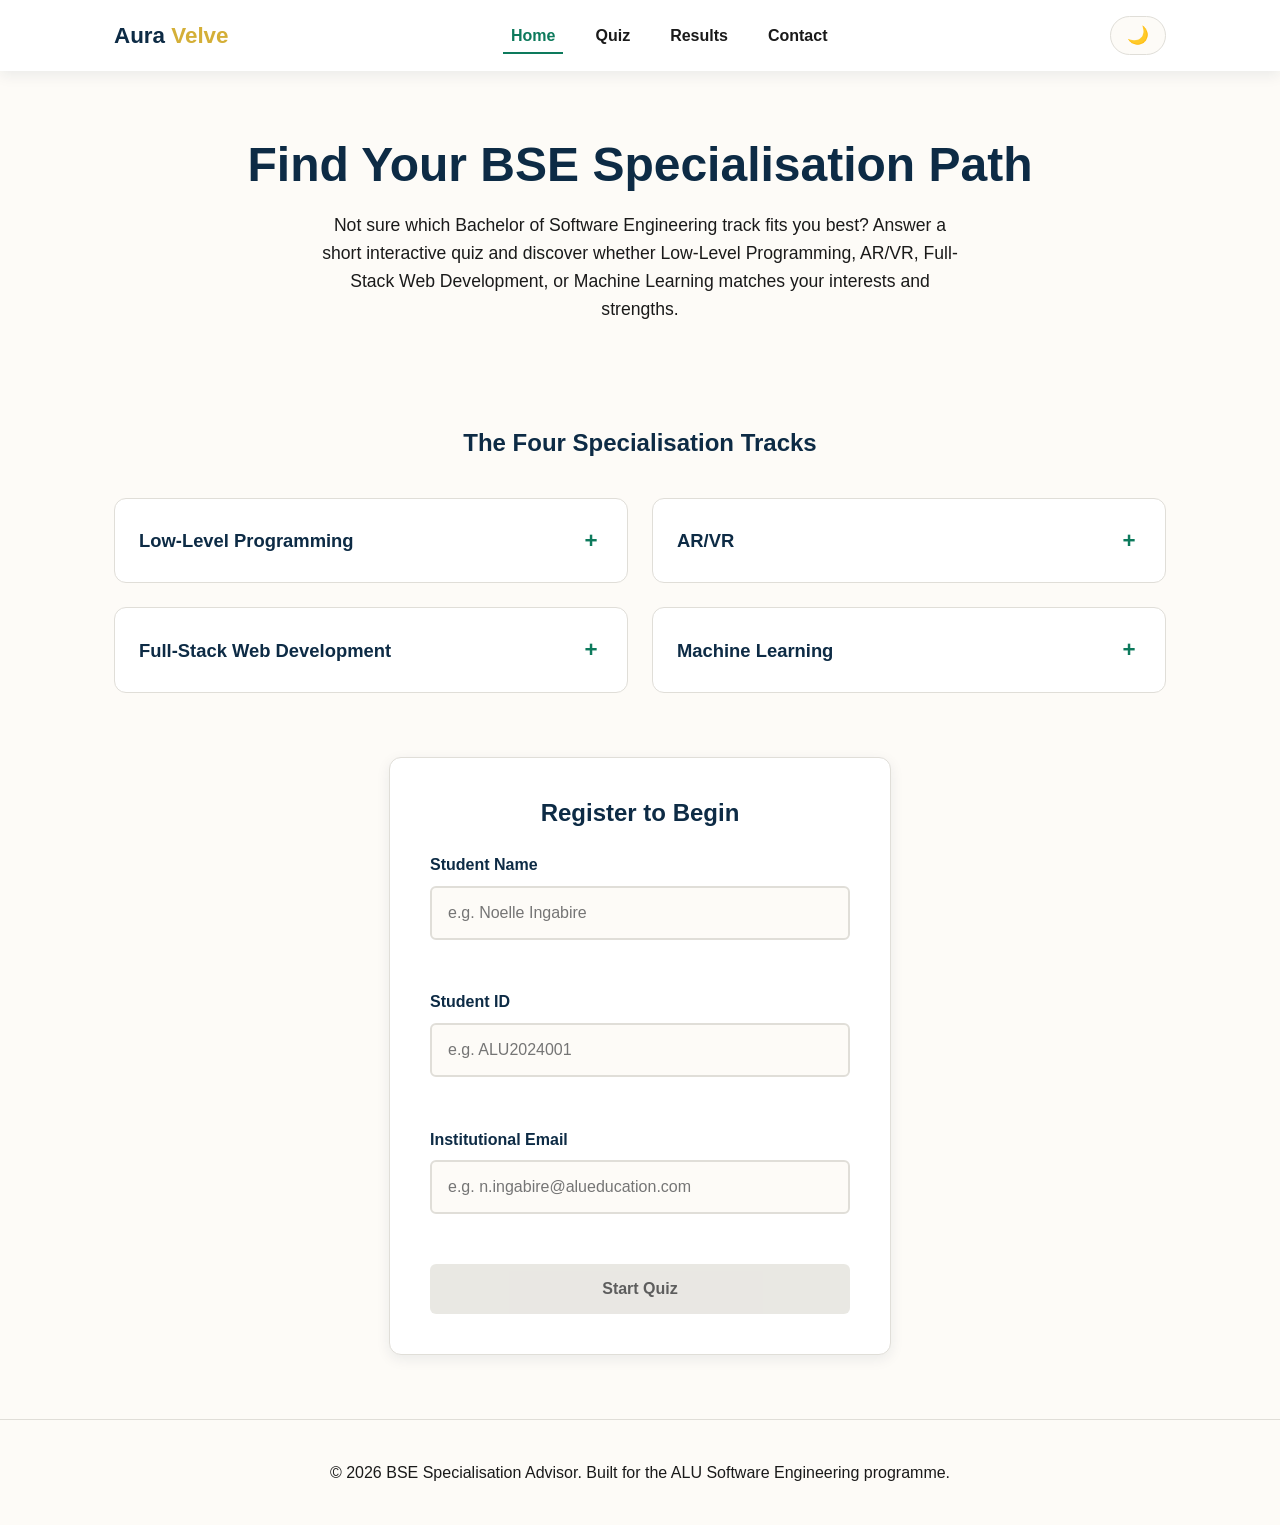
<file: index.html>
<!DOCTYPE html>
<html lang="en">
<head>
  <meta charset="UTF-8">
  <meta name="viewport" content="width=device-width, initial-scale=1.0">
  <title>BSE Specialisation Advisor - Home</title>
  <!-- Linking our one shared stylesheet -->
  <link rel="stylesheet" href="css/styles.css">
</head>
<body>

  <!-- 
       HEADER & NAVIGATION
       this section contains the header and navigation elements -->

  <header class="site-header">
    <div class="header-inner">
      <div class="site-logo">Aura <span>Velve</span></div>

      <!-- Desktop navigation menu -->
      <nav class="main-nav">
        <ul>
          <li><a href="index.html" class="active">Home</a></li>
          <li><a href="quiz.html">Quiz</a></li>
          <li><a href="results.html">Results</a></li>
          <li><a href="contact.html">Contact</a></li>
        </ul>
      </nav>

      <div style="display:flex; align-items:center; gap:1rem;">
        <!-- Theme toggle button. JS listens for clicks on this -->
        <button id="themeToggleBtn" class="theme-toggle-btn" aria-label="Toggle dark and light theme">
          🌙
        </button>

        <!-- Hamburger button, only visible on small screens -->
        <button id="hamburgerBtn" class="hamburger-btn" aria-label="Open mobile menu">
          <span></span>
          <span></span>
          <span></span>
        </button>
      </div>
    </div>
  </header>

  <!-- Mobile full-screen overlay menu, hidden until hamburger is clicked -->
  <div id="mobileOverlay" class="mobile-overlay">
    <ul>
      <li><a href="index.html">Home</a></li>
      <li><a href="quiz.html">Quiz</a></li>
      <li><a href="results.html">Results</a></li>
      <li><a href="contact.html">Contact</a></li>
    </ul>
  </div>

  <!-- ==========================================
       MAIN PAGE CONTENT
       ========================================== -->
  <main>

    <!-- HERO SECTION: the big welcome message -->
    <section class="hero-section container">
      <h1 class="hero-title">Find Your BSE Specialisation Path</h1>
      <p class="hero-subtitle">
        Not sure which Bachelor of Software Engineering track fits you best?
        Answer a short interactive quiz and discover whether Low-Level Programming,
        AR/VR, Full-Stack Web Development, or Machine Learning matches your
        interests and strengths.
      </p>
    </section>

    <!-- 
         SPECIALISATION OVERVIEW (ACCORDION CARDS)
         this section contains the accordion cards for each specialisation track -->

    <section class="container" style="margin-bottom: var(--space-xl);">
      <h2 style="text-align:center; margin-bottom: var(--space-lg);">The Four Specialisation Tracks</h2>

      <div class="accordion-grid">

        <!-- Card 1: Low-Level Programming -->
        <div class="accordion-card">
          <div class="accordion-header" data-accordion-trigger>
            <h3>Low-Level Programming</h3>
            <span class="accordion-toggle-icon" data-accordion-icon>+</span>
          </div>
          <div class="accordion-details">
            <p>
              This track focuses on how computers work close to the hardware level.
              You will study memory management, operating systems, and languages
              like C and Assembly. It suits students who enjoy solving puzzles about
              performance and efficiency.
            </p>
          </div>
        </div>

        <!-- Card 2: AR/VR -->
        <div class="accordion-card">
          <div class="accordion-header" data-accordion-trigger>
            <h3>AR/VR</h3>
            <span class="accordion-toggle-icon" data-accordion-icon>+</span>
          </div>
          <div class="accordion-details">
            <p>
              Augmented Reality and Virtual Reality combine 3D graphics,
              hardware sensors, and creative design to build immersive
              experiences. This track suits students who enjoy game engines,
              spatial design, and interactive storytelling.
            </p>
          </div>
        </div>

        <!-- Card 3: Full-Stack Web Development -->
        <div class="accordion-card">
          <div class="accordion-header" data-accordion-trigger>
            <h3>Full-Stack Web Development</h3>
            <span class="accordion-toggle-icon" data-accordion-icon>+</span>
          </div>
          <div class="accordion-details">
            <p>
              Full-stack development covers both the front end (what users see)
              and the back end (servers, databases, APIs) of web applications.
              This track suits students who like building complete products
              people can use directly in a browser.
            </p>
          </div>
        </div>

        <!-- Card 4: Machine Learning -->
        <div class="accordion-card">
          <div class="accordion-header" data-accordion-trigger>
            <h3>Machine Learning</h3>
            <span class="accordion-toggle-icon" data-accordion-icon>+</span>
          </div>
          <div class="accordion-details">
            <p>
              Machine Learning focuses on training computer models to recognise
              patterns in data and make predictions. This track suits students
              who enjoy mathematics, statistics, and experimenting with data-driven
              problem solving.
            </p>
          </div>
        </div>

      </div>
    </section>

    <!-- 
         REGISTRATION FORM
         this section contains the registration form for new users -->

    <section class="container" style="max-width: 550px; margin-bottom: var(--space-xl);">
      <div class="card">
        <h2 style="text-align:center; margin-bottom: var(--space-md);">Register to Begin</h2>

        <!-- Registration form for new users -->
        <form id="registrationForm" novalidate>

          <!-- Student Name field: letters and spaces only -->
          <div class="form-group">
            <label for="studentName">Student Name</label>
            <input
              type="text"
              id="studentName"
              name="studentName"
              placeholder="e.g. Noelle Ingabire"
              autocomplete="off"
            >
            <small class="error-message" id="studentNameError"></small>
          </div>

          <!-- Student ID field -->
          <div class="form-group">
            <label for="studentId">Student ID</label>
            <input
              type="text"
              id="studentId"
              name="studentId"
              placeholder="e.g. ALU2024001"
              autocomplete="off"
            >
            <small class="error-message" id="studentIdError"></small>
          </div>

          <!-- Institutional Email field: must end with @alueducation.com -->
          <div class="form-group">
            <label for="studentEmail">Institutional Email</label>
            <input
              type="text"
              id="studentEmail"
              name="studentEmail"
              placeholder="e.g. n.ingabire@alueducation.com"
              autocomplete="off"
            >
            <small class="error-message" id="studentEmailError"></small>
          </div>

          <!-- Start Quiz button -->
          <button type="submit" id="startQuizBtn" class="btn-primary magnetic-btn" style="width:100%;" disabled>
            Start Quiz
          </button>
        </form>
      </div>
    </section>

  </main>

  <!-- 
       FOOTER
       this section contains the footer content for the page -->

  <footer class="site-footer">
    <p>&copy; 2026 BSE Specialisation Advisor. Built for the ALU Software Engineering programme.</p>
  </footer>

  <!-- Back to top floating button, hidden until the user scrolls -->
  <button id="backToTopFab" class="back-to-top-fab" aria-label="Back to top">↑</button>

  <!-- the JavaScript files needed for this page to run.
       "defer" makes sure the HTML loads first before the script runs. -->
       
  <script src="js/main.js" defer></script>     
  <script src="js/validation.js" defer></script>
</body>
</html>
</file>
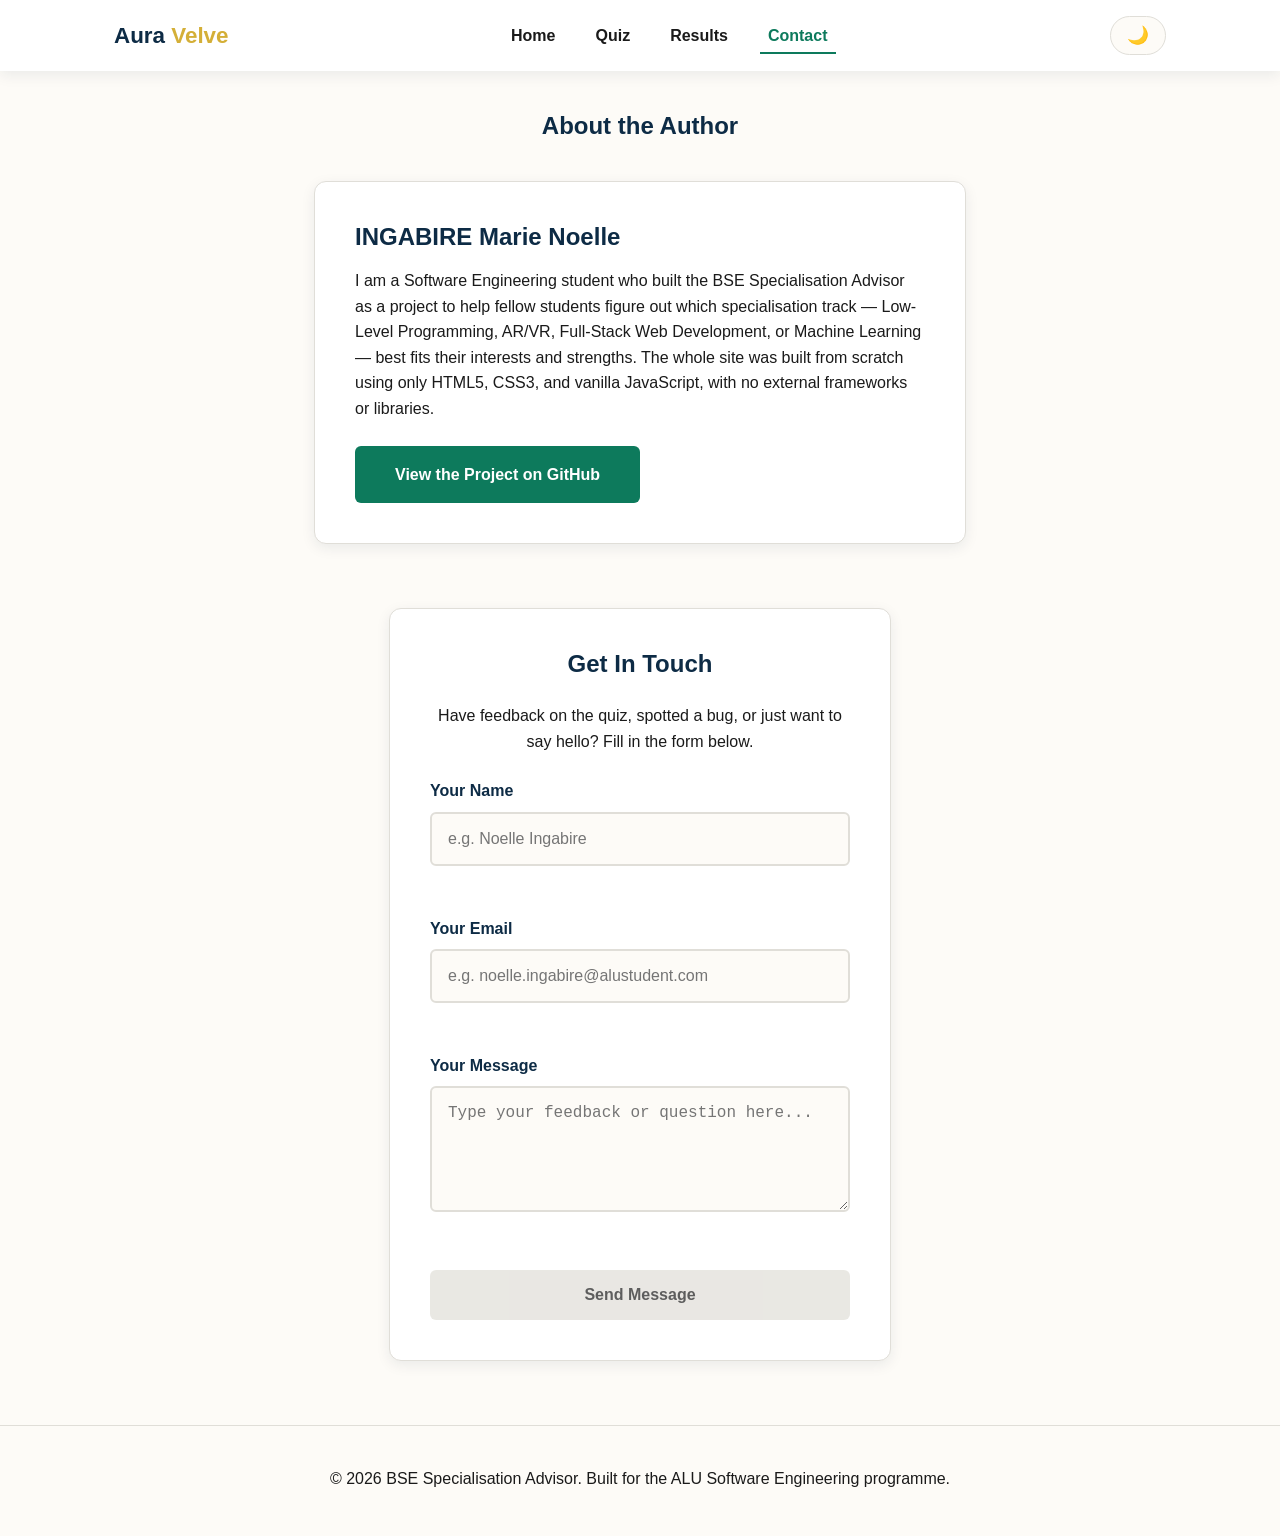
<file: contact.html>
<!DOCTYPE html>
<html lang="en">
<head>
  <meta charset="UTF-8">
  <meta name="viewport" content="width=device-width, initial-scale=1.0">
  <title>BSE Specialisation Advisor - Contact</title>
  <!-- Linking our one shared stylesheet -->
  <link rel="stylesheet" href="css/styles.css">
</head>
<body>

  <!-- 
       HEADER & NAVIGATION
       this section contains the header and navigation menu for the site
       -->

  <header class="site-header">
    <div class="header-inner">
      <div class="site-logo">Aura <span>Velve</span></div>

      <!-- Desktop navigation menu -->
      <nav class="main-nav">
        <ul>
          <li><a href="index.html">Home</a></li>
          <li><a href="quiz.html">Quiz</a></li>
          <li><a href="results.html">Results</a></li>
          <li><a href="contact.html" class="active">Contact</a></li>
        </ul>
      </nav>

      <div style="display:flex; align-items:center; gap:1rem;">
        <!-- Theme toggle button. JS listens for clicks on this -->
        <button id="themeToggleBtn" class="theme-toggle-btn" aria-label="Toggle dark and light theme">
          🌙
        </button>

        <!-- Hamburger button, only visible on small screens -->
        <button id="hamburgerBtn" class="hamburger-btn" aria-label="Open mobile menu">
          <span></span>
          <span></span>
          <span></span>
        </button>
      </div>
    </div>
  </header>

  <!-- Mobile full-screen overlay menu, hidden until hamburger is clicked -->
  <div id="mobileOverlay" class="mobile-overlay">
    <ul>
      <li><a href="index.html">Home</a></li>
      <li><a href="quiz.html">Quiz</a></li>
      <li><a href="results.html">Results</a></li>
      <li><a href="contact.html">Contact</a></li>
    </ul>
  </div>

  <!-- 
       MAIN PAGE CONTENT
       this section contains the main content for the contact page
       -->
  <main>

    <!-- ==========================================
         AUTHOR DETAILS
         A short bio card introducing me and the link to my github repo for the project.
         ========================================== -->
    <section class="container" style="max-width: 700px; padding-top: var(--space-lg);">
      <h1 style="text-align:center; margin-bottom: var(--space-lg);">About the Author</h1>

      <div class="card" style="margin-bottom: var(--space-xl);">
        <h2 style="margin-bottom: var(--space-sm);">INGABIRE Marie Noelle</h2>
        <p style="margin-bottom: var(--space-md);">
          I am a Software Engineering student who built the BSE Specialisation
          Advisor as a project to help fellow students figure out which
          specialisation track &mdash; Low-Level Programming, AR/VR,
          Full-Stack Web Development, or Machine Learning &mdash; best fits
          their interests and strengths. The whole site was built from
          scratch using only HTML5, CSS3, and vanilla JavaScript, with no
          external frameworks or libraries.
        </p>
        <a
          href="https://github.com/Noelle-1220/BSE-Specialisation-Advisor"
          target="_blank"
          rel="noopener noreferrer"
          class="btn-primary magnetic-btn"
          style="display:inline-block; text-decoration:none;"
        >
          View the Project on GitHub
        </a>
      </div>
    </section>

    <!-- 
         INTERACTIVE CONTACT FORM
         this section contains the contact form for users to get in touch
         -->

    <section class="container" style="max-width: 550px; margin-bottom: var(--space-xl);">
      <div class="card">
        <h2 style="text-align:center; margin-bottom: var(--space-md);">Get In Touch</h2>
        <p style="text-align:center; margin-bottom: var(--space-md);">
          Have feedback on the quiz, spotted a bug, or just want to say hello?
          Fill in the form below.
        </p>

        <!-- Success message shown once the form has been
             submitted successfully. -->
        <p id="contactSuccessMessage" class="error-message" style="color: var(--accent-green);" hidden>
          Thanks! Your message has been received.
        </p>

        <!-- We use novalidate so the browser's built-in popups
             do not appear. the JS will handle all validation. -->
        <form id="contactForm" novalidate>

          <!-- Name field: letters and spaces only -->
          <div class="form-group">
            <label for="contactName">Your Name</label>
            <input
              type="text"
              id="contactName"
              name="contactName"
              placeholder="e.g. Noelle Ingabire"
              autocomplete="off"
            >
            <small class="error-message" id="contactNameError"></small>
          </div>

          <!-- Email field -->
          <div class="form-group">
            <label for="contactEmail">Your Email</label>
            <input
              type="text"
              id="contactEmail"
              name="contactEmail"
              placeholder="e.g. noelle.ingabire@alustudent.com"
              autocomplete="off"
            >
            <small class="error-message" id="contactEmailError"></small>
          </div>

          <!-- Message field: a short text area for feedback -->
          <div class="form-group">
            <label for="contactMessage">Your Message</label>
            <textarea
              id="contactMessage"
              name="contactMessage"
              rows="5"
              placeholder="Type your feedback or question here..."
            ></textarea>
            <small class="error-message" id="contactMessageError"></small>
          </div>

          <!-- Send button: disabled by default. JS enables it
               only once every field above is valid. -->
          <button type="submit" id="contactSubmitBtn" class="btn-primary magnetic-btn" style="width:100%;" disabled>
            Send Message
          </button>
        </form>
      </div>
    </section>

  </main>

  <!-- 
       FOOTER
       this section contains the footer content for the page -->
  <footer class="site-footer">
    <p>&copy; 2026 BSE Specialisation Advisor. Built for the ALU Software Engineering programme.</p>
  </footer>

  <!-- Back to top floating button, hidden until the user scrolls -->
  <button id="backToTopFab" class="back-to-top-fab" aria-label="Back to top">↑</button>

  <!-- the JavaScript file needed for this page to run.
       "defer" makes sure the HTML loads first before the script runs.
       -->
  <script src="js/main.js" defer></script>     
  <script src="js/validation.js" defer></script>
</body>
</html>
</file>
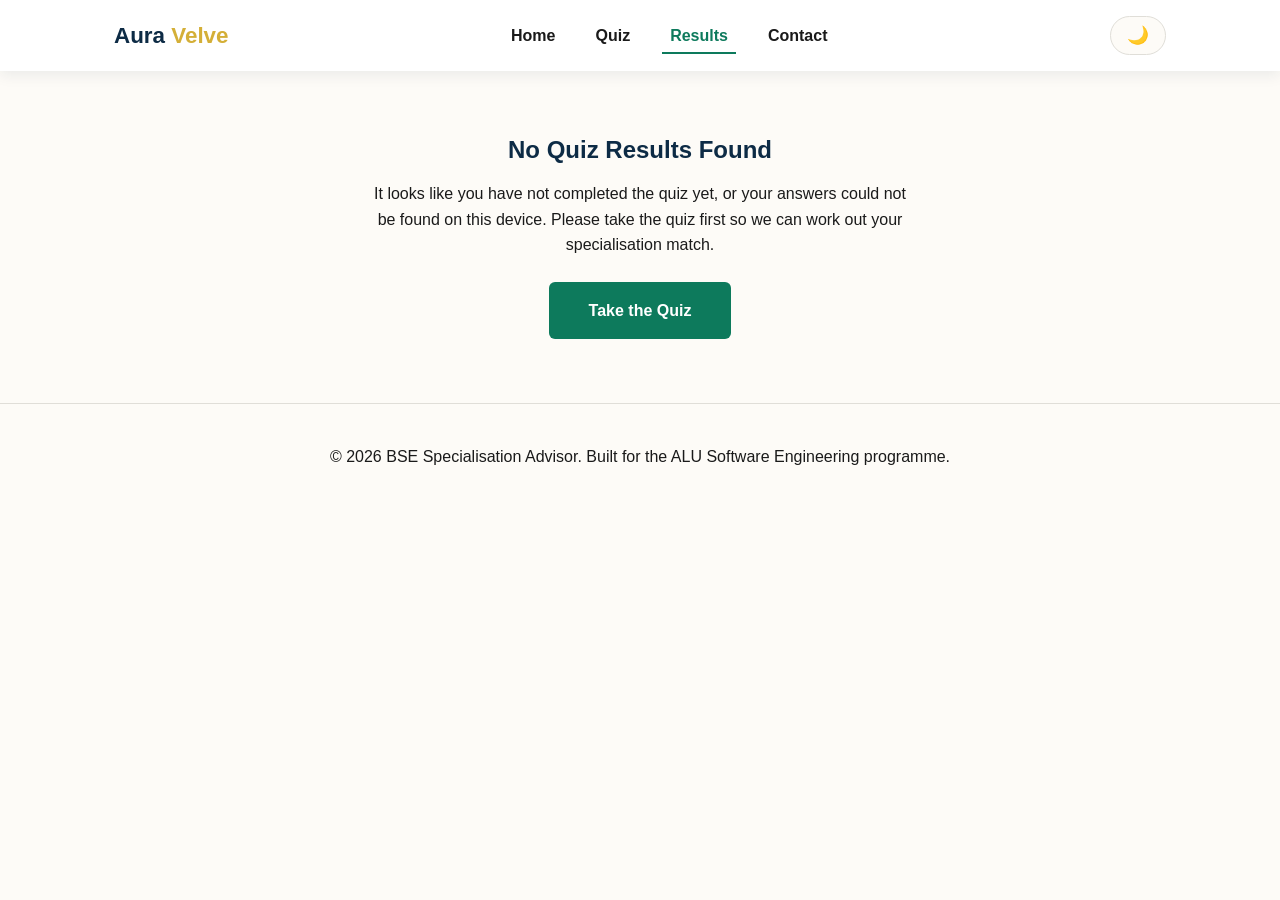
<file: results.html>
<!DOCTYPE html>
<html lang="en">
<head>
  <meta charset="UTF-8">
  <meta name="viewport" content="width=device-width, initial-scale=1.0">
  <title>BSE Specialisation Advisor - Your Results</title>
  <!-- Linking our one shared stylesheet -->
  <link rel="stylesheet" href="css/styles.css">
</head>
<body>

  <!-- 
       HEADER & NAVIGATION
       this section contains the header and navigation for the page -->

  <header class="site-header">
    <div class="header-inner">
      <div class="site-logo">Aura <span>Velve</span></div>

      <!-- Desktop navigation menu -->
      <nav class="main-nav">
        <ul>
          <li><a href="index.html">Home</a></li>
          <li><a href="quiz.html">Quiz</a></li>
          <li><a href="results.html" class="active">Results</a></li>
          <li><a href="contact.html">Contact</a></li>
        </ul>
      </nav>

      <div style="display:flex; align-items:center; gap:1rem;">
        <!-- Theme toggle button. JS listens for clicks on this -->
        <button id="themeToggleBtn" class="theme-toggle-btn" aria-label="Toggle dark and light theme">
          🌙
        </button>

        <!-- Hamburger button, only visible on small screens -->
        <button id="hamburgerBtn" class="hamburger-btn" aria-label="Open mobile menu">
          <span></span>
          <span></span>
          <span></span>
        </button>
      </div>
    </div>
  </header>

  <!-- Mobile full-screen overlay menu, hidden until hamburger is clicked -->
  <div id="mobileOverlay" class="mobile-overlay">
    <ul>
      <li><a href="index.html">Home</a></li>
      <li><a href="quiz.html">Quiz</a></li>
      <li><a href="results.html">Results</a></li>
      <li><a href="contact.html">Contact</a></li>
    </ul>
  </div>

  <!-- 
       MAIN PAGE CONTENT
       this section contains the main content for the page -->

  <main>
    <div id="resultsPageRoot">

      <!-- 
           PRELOADER SCREEN
           Covers the whole page while scoring.js
           "calculates" the result. -->
      <div id="preloaderScreen" class="preloader-screen">
        <div class="preloader-logo">BSE <span>Advisor</span></div>
        <div class="preloader-spinner"></div>
        <p>Calculating your specialisation result&hellip;</p>
      </div>

      <!-- 
           NO RESULTS MESSAGE
           this section is shown when no quiz results are available -->
      <section class="container" id="noResultsMessage" style="max-width:600px; text-align:center; padding-top: var(--space-xl);" hidden>
        <h1 style="margin-bottom: var(--space-sm);">No Quiz Results Found</h1>
        <p>
          It looks like you have not completed the quiz yet, or your
          answers could not be found on this device. Please take the
          quiz first so we can work out your specialisation match.
        </p>
        <a href="quiz.html" class="btn-primary magnetic-btn"
          style="display:inline-block; margin-top: var(--space-md); text-decoration:none;">
          Take the Quiz
        </a>
      </section>

      <!-- 
           RESULTS CONTENT
           this section contains the results content for the page -->
      <section class="container" id="resultsContent" style="max-width:750px; padding-top: var(--space-lg); padding-bottom: var(--space-xl);" hidden>

        <!-- OUTCOME REVEAL -->
        <h1 class="results-outcome-title">Your Best-Fit Specialisation Is</h1>
        <p class="results-outcome-track" id="topTrackName">Loading&hellip;</p>

        <div class="card" style="margin-bottom: var(--space-lg);">
          <h2 style="margin-bottom: var(--space-sm);">What This Means For You</h2>
          <p id="topTrackDescription">Working out your personalised guidance&hellip;</p>
        </div>

        <!-- SCORE BREAKDOWN -->
        <div class="card" style="margin-bottom: var(--space-lg);">
          <h2 style="margin-bottom: var(--space-md);">Score Breakdown</h2>

          <div style="display:flex; justify-content:space-between; padding: var(--space-sm) 0; border-bottom:1px solid var(--color-border);">
            <span>Low-Level Programming</span>
            <span id="scoreLowLevel">0</span>
          </div>
          <div style="display:flex; justify-content:space-between; padding: var(--space-sm) 0; border-bottom:1px solid var(--color-border);">
            <span>AR/VR</span>
            <span id="scoreArVr">0</span>
          </div>
          <div style="display:flex; justify-content:space-between; padding: var(--space-sm) 0; border-bottom:1px solid var(--color-border);">
            <span>Full-Stack Web Development</span>
            <span id="scoreFullStack">0</span>
          </div>
          <div style="display:flex; justify-content:space-between; padding: var(--space-sm) 0;">
            <span>Machine Learning</span>
            <span id="scoreMachineLearning">0</span>
          </div>
        </div>

        <!-- STREAK / SPEED BONUS -->
        <div class="card" style="margin-bottom: var(--space-lg);">
          <h2 style="margin-bottom: var(--space-sm);">Speed &amp; Streak Bonus</h2>
          <p id="streakBonusDisplay">Longest fast-answer streak: 0 question(s) in a row</p>
          <p id="speedBonusDisplay">Bonus points earned from quick answers: 0</p>
        </div>

        <!-- 
             CANVAS GRAPH
             this section contains the canvas element for the results chart -->
        <div class="canvas-chart-wrapper">
          <canvas id="resultsCanvas" width="700" height="400">
            Your browser does not support the canvas element, so the
            results graph cannot be shown here.
          </canvas>
        </div>

        <!-- CALL-TO-ACTION BUTTONS -->
        <div style="display:flex; gap: var(--space-sm); justify-content:center; margin-top: var(--space-lg); flex-wrap: wrap;">
          <a href="quiz.html" class="btn-primary magnetic-btn" style="text-decoration:none;">
            Retake the Quiz
          </a>
          <a href="contact.html" class="btn-primary magnetic-btn" style="text-decoration:none;">
            Contact the Author
          </a>
        </div>

      </section>

    </div>
  </main>

  <!-- 
       FOOTER
       this section contains the footer content for the page -->

  <footer class="site-footer">
    <p>&copy; 2026 BSE Specialisation Advisor. Built for the ALU Software Engineering programme.</p>
  </footer>

  <!-- Back to top floating button, hidden until the user scrolls -->
  <button id="backToTopFab" class="back-to-top-fab" aria-label="Back to top">↑</button>

  <!-- the JavaScript files needed for this page to run.
       "defer" makes sure the HTML loads first before either
       script runs. -->
  <script src="js/main.js" defer></script>     
  <script src="js/scoring.js" defer></script>
  <script src="js/canvas-charts.js" defer></script>
</body>
</html>
</file>
<file: css/styles.css>
/* 
   BSE SPECIALISATION ADVISOR - CSS STYLESHEET
   This file controls the look of every page of the website.
   I split it into section for easier navigation, each section carries comments.
    */

/* 
   1. CSS VARIABLES
   I stored my colors, fonts, and spacing in variables
   so I can only change this section to update the whole site's look.
    */

:root {
  /* Light theme colors (this is the default theme) */
  --bg-main: #FDFBF7;         /* soft cream page background */
  --bg-card: #FFFFFF;         /* pure white card background */
  --text-body: #1A1A1A;       /* dark text for reading */
  --text-heading: #0D2B45;    /* navy color for headings */
  --accent-green: #0D7A5C;    /* green accent for buttons/links */
  --accent-gold: #D4AF37;     /* gold accent for highlights */

  /* Extra colors used across the site */
  --color-success: #0D7A5C;   /* used for valid form fields */
  --color-error: #C0392B;     /* used for invalid form fields */
  --color-border: #E0DED8;    /* light neutral border color */
  --color-overlay: rgba(13, 43, 69, 0.6); /* dark overlay for menus/preloader */

  /* Spacing scale (keeps paddings/margins consistent) */
  --space-xs: 0.5rem;
  --space-sm: 1rem;
  --space-md: 1.5rem;
  --space-lg: 2.5rem;
  --space-xl: 4rem;

  /* Border radius scale */
  --radius-sm: 6px;
  --radius-md: 12px;
  --radius-lg: 20px;

  /* Fonts: one clean font for headings, one for body text */
  --font-heading: 'Segoe UI', Verdana, Arial, sans-serif;
  --font-body: 'Segoe UI', Tahoma, Geneva, sans-serif;

  /* Transition speed used for hover/theme effects */
  --transition-fast: 0.2s ease;
  --transition-medium: 0.4s ease;

  /* Shadow used for card hover glow effect */
  --shadow-glow: 0 0 0 3px rgba(13, 122, 92, 0.25);
  --shadow-card: 0 4px 14px rgba(13, 43, 69, 0.08);
}

/* Dark theme colors. */
body.dark-theme {
  --bg-main: #0B1A14;         /* deep emerald background */
  --bg-card: #162620;         /* surface gray card background */
  --text-body: #FFFFFF;       /* crisp white body text */
  --text-heading: #D4AF37;    /* logo gold headings */
  --accent-green: #0D7A5C;    /* logo green accent (same in both themes) */
  --accent-gold: #D4AF37;     /* gold accent stays the same */
  --color-border: #8EA89E;    /* muted sage border color */
  --shadow-card: 0 4px 14px rgba(0, 0, 0, 0.4);
}

/* 
   2. RESET & BASE STYLES
   This section removes default browser styles and sets a consistent base for the site.
    */

* {
  margin: 0;
  padding: 0;
  box-sizing: border-box;
}

html {
  scroll-behavior: smooth;
}

body {
  font-family: var(--font-body);
  background-color: var(--bg-main);
  color: var(--text-body);
  line-height: 1.6;
  /* Smooth color change when the theme toggle is clicked */
  transition: background-color var(--transition-medium), color var(--transition-medium);
}

h1, h2, h3, h4 {
  font-family: var(--font-heading);
  color: var(--text-heading);
  line-height: 1.25;
  transition: color var(--transition-medium);
}

a {
  color: var(--accent-green);
  text-decoration: none;
}

img {
  max-width: 100%;
  display: block;
}

button {
  font-family: var(--font-body);
  cursor: pointer;
  border: none;
}

ul {
  list-style: none;
}

/* A container class that keeps page content from stretching too wide on large screens. */
.container {
  width: 100%;
  max-width: 1100px;
  margin: 0 auto;
  padding: 0 var(--space-md);
}

/* Focus styles for accessibility(important for grading/accessibility) */
a:focus-visible,
button:focus-visible,
input:focus-visible,
textarea:focus-visible {
  outline: 3px solid var(--accent-gold);
  outline-offset: 2px;
}

/* 
   3. HEADER & NAVIGATION
    this section manages the styling for the site header and navigation */

.site-header {
  position: sticky;
  top: 0;
  z-index: 100;
  background-color: var(--bg-card);
  box-shadow: var(--shadow-card);
}

.header-inner {
  display: flex;
  align-items: center;
  justify-content: space-between;
  padding: var(--space-sm) var(--space-md);
  max-width: 1100px;
  margin: 0 auto;
}

.site-logo {
  font-family: var(--font-heading);
  font-weight: 700;
  font-size: 1.4rem;
  color: var(--text-heading);
}

.site-logo span {
  color: var(--accent-gold);
}

/* Main navigation */
.main-nav ul {
  display: flex;
  gap: var(--space-md);
}

.main-nav a {
  color: var(--text-body);
  font-weight: 600;
  padding: var(--space-xs);
  border-bottom: 2px solid transparent;
  transition: border-color var(--transition-fast), color var(--transition-fast);
}

.main-nav a:hover,
.main-nav a.active {
  color: var(--accent-green);
  border-bottom-color: var(--accent-green);
}

/* Theme toggle button in the header */
.theme-toggle-btn {
  background-color: var(--bg-main);
  border: 1px solid var(--color-border);
  border-radius: var(--radius-lg);
  padding: var(--space-xs) var(--space-sm);
  font-size: 1.1rem;
  transition: transform var(--transition-fast);
}

.theme-toggle-btn:hover {
  transform: scale(1.08);
}

/* 
   4. HAMBURGER MENU
   this section manages the hamburger menu that appears on small screens.
    */

.hamburger-btn {
  display: none;
  flex-direction: column;
  justify-content: space-between;
  width: 28px;
  height: 20px;
  background: none;
}

.hamburger-btn span {
  display: block;
  height: 3px;
  width: 100%;
  background-color: var(--text-heading);
  border-radius: 2px;
  transition: transform var(--transition-fast), opacity var(--transition-fast);
}

/* When the menu is open, the hamburger animates into an "X" */
.hamburger-btn.menu-open span:nth-child(1) {
  transform: translateY(8.5px) rotate(45deg);
}

.hamburger-btn.menu-open span:nth-child(2) {
  opacity: 0;
}

.hamburger-btn.menu-open span:nth-child(3) {
  transform: translateY(-8.5px) rotate(-45deg);
}

/* Full-screen overlay menu for mobile.*/
.mobile-overlay {
  position: fixed;
  inset: 0;
  background-color: var(--color-overlay);
  display: flex;
  align-items: center;
  justify-content: center;
  opacity: 0;
  pointer-events: none;
  transition: opacity var(--transition-medium);
  z-index: 200;
}

.mobile-overlay.overlay-visible {
  opacity: 1;
  pointer-events: auto;
}

.mobile-overlay ul {
  text-align: center;
  display: flex;
  flex-direction: column;
  gap: var(--space-md);
}

.mobile-overlay a {
  color: #FFFFFF;
  font-size: 1.5rem;
  font-weight: 700;
}

/* 
   5. HERO SECTION
    this section manages the styling for the hero section */

.hero-section {
  text-align: center;
  padding: var(--space-xl) var(--space-md);
}

.hero-title {
  font-size: clamp(2rem, 5vw, 3rem);
  margin-bottom: var(--space-sm);
}

.hero-subtitle {
  max-width: 650px;
  margin: 0 auto var(--space-lg) auto;
  font-size: 1.1rem;
  color: var(--text-body);
}

/* 
   6. CARDS (used for forms, quiz questions, results)
    this section manages the styling for cards */

.card {
  background-color: var(--bg-card);
  border: 1px solid var(--color-border);
  border-radius: var(--radius-md);
  padding: var(--space-lg);
  box-shadow: var(--shadow-card);
  /* This transition makes the hover glow effect smooth */
  transition: border-color var(--transition-fast), box-shadow var(--transition-fast), transform var(--transition-fast);
}

.card:hover {
  border-color: var(--text-heading);
  box-shadow: var(--shadow-glow);
}

/*
   7. REGISTRATION & CONTACT FORM STYLES
    this section manages the styling for registration and contact forms */

.form-group {
  margin-bottom: var(--space-md);
  text-align: left;
}

.form-group label {
  display: block;
  font-weight: 600;
  margin-bottom: var(--space-xs);
  color: var(--text-heading);
}

.form-group input,
.form-group textarea {
  width: 100%;
  padding: var(--space-sm);
  border: 2px solid var(--color-border);
  border-radius: var(--radius-sm);
  font-size: 1rem;
  background-color: var(--bg-main);
  color: var(--text-body);
  transition: border-color var(--transition-fast);
}

.form-group textarea {
  min-height: 120px;
  resize: vertical;
}

/* Valid/invalid states added by the validation.js file. */
.form-group input.is-valid,
.form-group textarea.is-valid {
  border-color: var(--color-success);
  background-color: rgba(13, 122, 92, 0.06);
}

.form-group input.is-invalid,
.form-group textarea.is-invalid {
  border-color: var(--color-error);
  background-color: rgba(192, 57, 43, 0.06);
}

/* The small error text shown under an invalid input */
.error-message {
  display: block;
  min-height: 1.1rem;
  color: var(--color-error);
  font-size: 0.85rem;
  margin-top: var(--space-xs);
}
/* Hide error messages that are marked as hidden (used for form validation) */
.error-message[hidden] {
  display: none;
}

/*  button style used for form submits and Call To Actions */
.btn-primary {
  display: inline-block;
  background-color: var(--accent-green);
  color: #FFFFFF;
  font-weight: 700;
  padding: var(--space-sm) var(--space-lg);
  border-radius: var(--radius-sm);
  font-size: 1rem;
  transition: transform var(--transition-fast), opacity var(--transition-fast);
}

.btn-primary:hover {
  opacity: 0.9;
}

/* Disabled buttons (used before the form becomes valid) */
.btn-primary:disabled {
  background-color: var(--color-border);
  color: var(--text-body);
  cursor: not-allowed;
  opacity: 0.7;
}
/* Hide buttons that are marked as hidden (used for quiz navigation) */

.btn-primary[hidden] {
  display: none;
}
/* 
   8. MAGNETIC BUTTON EFFECT
   this for user intelactive buttons that "follow" the mouse cursor when hovered.
    */

.magnetic-btn {
  transition: transform 0.15s ease-out;
}

/* 

   9. ACCORDION CARDS (Specialisation Overview)
   this section will manage the cards structure and their behavior  */

.accordion-grid {
  display: grid;
  grid-template-columns: repeat(2, 1fr);
  gap: var(--space-md);
}

.accordion-card {
  background-color: var(--bg-card);
  border: 1px solid var(--color-border);
  border-radius: var(--radius-md);
  padding: var(--space-md);
  transition: border-color var(--transition-fast), box-shadow var(--transition-fast);
}

.accordion-card:hover {
  border-color: var(--text-heading);
  box-shadow: var(--shadow-glow);
}

.accordion-header {
  display: flex;
  align-items: center;
  justify-content: space-between;
  cursor: pointer;
}

.accordion-header h3 {
  font-size: 1.15rem;
}

/* The plus/minus toggle icon */
.accordion-toggle-icon {
  font-size: 1.4rem;
  font-weight: 700;
  color: var(--accent-green);
  width: 24px;
  text-align: center;
}

/* The hidden detail panel, when the action is done. */
.accordion-details {
  max-height: 0;
  overflow: hidden;
  transition: max-height var(--transition-medium);
}

.accordion-details p {
  padding-top: var(--space-sm);
}

/* JS will add this class to the parent card when it is opened */
.accordion-card.is-open .accordion-details {
  max-height: 300px;
}

/* 
   10. QUIZ PAGE STYLES
   this will manage the quiz page layout and elements */
.quiz-header-bar {
  display: flex;
  align-items: center;
  justify-content: space-between;
  margin-bottom: var(--space-md);
  gap: var(--space-md);
}

/* Countdown timer display */
.timer-display {
  font-family: var(--font-heading);
  font-weight: 700;
  font-size: 1.3rem;
  color: var(--text-heading);
  background-color: var(--bg-card);
  border: 2px solid var(--accent-gold);
  border-radius: var(--radius-sm);
  padding: var(--space-xs) var(--space-sm);
  min-width: 70px;
  text-align: center;
}

/* Turns red when time is running low (JS will add this class) */
.timer-display.timer-warning {
  border-color: var(--color-error);
  color: var(--color-error);
}

/* Progress bar track and fill */
.progress-track {
  width: 100%;
  height: 14px;
  background-color: var(--color-border);
  border-radius: var(--radius-lg);
  overflow: hidden;
  margin-bottom: var(--space-lg);
}

.progress-fill {
  height: 100%;
  width: 0%; /* JS updates this width as the quiz progresses */
  background-color: var(--accent-green);
  border-radius: var(--radius-lg);
  transition: width var(--transition-medium);
}

.quiz-question-text {
  font-size: 1.3rem;
  margin-bottom: var(--space-md);
}

.quiz-options-list {
  display: flex;
  flex-direction: column;
  gap: var(--space-sm);
}

.quiz-option-btn {
  text-align: left;
  background-color: var(--bg-main);
  border: 2px solid var(--color-border);
  border-radius: var(--radius-sm);
  padding: var(--space-sm) var(--space-md);
  font-size: 1rem;
  color: var(--text-body);
  transition: border-color var(--transition-fast), background-color var(--transition-fast);
}

.quiz-option-btn:hover {
  border-color: var(--accent-green);
}

/* Marks the option the student has currently selected */
.quiz-option-btn.option-selected {
  border-color: var(--accent-green);
  background-color: rgba(13, 122, 92, 0.08);
  font-weight: 600;
}

/* Locks all option buttons once the timer runs out */
.quiz-option-btn:disabled {
  opacity: 0.6;
  cursor: not-allowed;
}

/* Hotspot alche-map image container */
.hotspot-map-wrapper {
  position: relative;
  border-radius: var(--radius-md);
  overflow: hidden;
  border: 1px solid var(--color-border);
}

.hotspot-marker {
  position: absolute;
  width: 22px;
  height: 22px;
  border-radius: 50%;
  background-color: var(--accent-gold);
  border: 3px solid #FFFFFF;
  transform: translate(-50%, -50%);
  cursor: pointer;
  transition: transform var(--transition-fast);
}

.hotspot-marker:hover {
  transform: translate(-50%, -50%) scale(1.25);
}

/* Audio player container */
.audio-player-box {
  display: flex;
  align-items: center;
  gap: var(--space-sm);
  background-color: var(--bg-card);
  border: 1px solid var(--color-border);
  border-radius: var(--radius-sm);
  padding: var(--space-sm);
}

.audio-play-btn {
  background-color: var(--accent-green);
  color: #FFFFFF;
  width: 40px;
  height: 40px;
  border-radius: 50%;
  font-size: 1rem;
}

/* 
   11. RESULTS PAGE STYLES
   this section manages the styling for the results page */

/* Full-screen preloader shown while results are being calculated */
.preloader-screen {
  position: fixed;
  inset: 0;
  background-color: var(--bg-main);
  display: flex;
  flex-direction: column;
  align-items: center;
  justify-content: center;
  gap: var(--space-md);
  z-index: 300;
  transition: opacity var(--transition-medium);
}

.preloader-logo {
  font-family: var(--font-heading);
  font-size: 2rem;
  font-weight: 700;
  color: var(--text-heading);
}

/* Preloader spinner to engage users */
.preloader-spinner {
  width: 50px;
  height: 50px;
  border: 5px solid var(--color-border);
  border-top-color: var(--accent-green);
  border-radius: 50%;
  animation: spin 1s linear infinite;
}

@keyframes spin {
  from { transform: rotate(0deg); }
  to { transform: rotate(360deg); }
}

/* Fades the preloader out once JS is done calculating */
.preloader-screen.preloader-hidden {
  opacity: 0;
  pointer-events: none;
}

.results-outcome-title {
  text-align: center;
  font-size: 2rem;
  margin-bottom: var(--space-sm);
}

.results-outcome-track {
  text-align: center;
  color: var(--accent-green);
  font-size: 1.5rem;
  font-weight: 700;
  margin-bottom: var(--space-lg);
}

/* The wrapper that holds the Canvas 2D chart */
.canvas-chart-wrapper {
  background-color: var(--bg-card);
  border: 1px solid var(--color-border);
  border-radius: var(--radius-md);
  padding: var(--space-md);
  margin-bottom: var(--space-lg);
}

#resultsCanvas {
  width: 100%;
  height: auto;
}

/* 
   12. FOOTER
   this section manages the styling for the footer */

.site-footer {
  text-align: center;
  padding: var(--space-lg) var(--space-md);
  color: var(--text-body);
  border-top: 1px solid var(--color-border);
  margin-top: var(--space-xl);
}

/* 
   13. BACK TO TOP FAB (Floating Action Button)
   Hidden until the user scrolls down 300px. JS toggles
   the "fab-visible" class.
   */

.back-to-top-fab {
  position: fixed;
  bottom: var(--space-md);
  right: var(--space-md);
  width: 48px;
  height: 48px;
  border-radius: 50%;
  background-color: var(--accent-green);
  color: #FFFFFF;
  font-size: 1.3rem;
  display: flex;
  align-items: center;
  justify-content: center;
  opacity: 0;
  transform: translateY(20px);
  pointer-events: none;
  transition: opacity var(--transition-fast), transform var(--transition-fast);
  z-index: 150;
}

.back-to-top-fab.fab-visible {
  opacity: 1;
  transform: translateY(0);
  pointer-events: auto;
}

/* 
   14. CONTACT / AUTHOR PAGE STYLES
   this section manages the styling for the author bio section */

.author-bio-section {
  display: flex;
  align-items: center;
  gap: var(--space-lg);
  flex-wrap: wrap;
  margin-bottom: var(--space-xl);
}

.author-photo {
  width: 140px;
  height: 140px;
  border-radius: 50%;
  border: 3px solid var(--accent-gold);
  object-fit: cover;
}

.github-link-btn {
  display: inline-flex;
  align-items: center;
  gap: var(--space-xs);
  margin-top: var(--space-sm);
  color: var(--text-heading);
  font-weight: 700;
  border: 2px solid var(--text-heading);
  padding: var(--space-xs) var(--space-md);
  border-radius: var(--radius-sm);
  transition: background-color var(--transition-fast), color var(--transition-fast);
}

.github-link-btn:hover {
  background-color: var(--text-heading);
  color: var(--bg-card);
}

/* 
   15. RESPONSIVE MEDIA QUERIES
   This section will apply on smaller screens like phones, tablets.
    */

@media (max-width: 768px) {
  /* Hide the normal desktop nav and show the hamburger */
  .main-nav {
    display: none;
  }

  .hamburger-btn {
    display: flex;
  }

  /* Stack the accordion cards into one column on mobile */
  .accordion-grid {
    grid-template-columns: 1fr;
  }

  .quiz-header-bar {
    flex-direction: column;
    align-items: flex-start;
  }

  .author-bio-section {
    flex-direction: column;
    text-align: center;
  }
}

/* 
   16. REDUCED MOTION SUPPORT
   this section manages the styling for users who have requested reduced motion on their devices.
    */
    
@media (prefers-reduced-motion: reduce) {
  *,
  *::before,
  *::after {
    animation-duration: 0.01ms !important;
    animation-iteration-count: 1 !important;
    transition-duration: 0.01ms !important;
    scroll-behavior: auto !important;
  }
}
</file>
